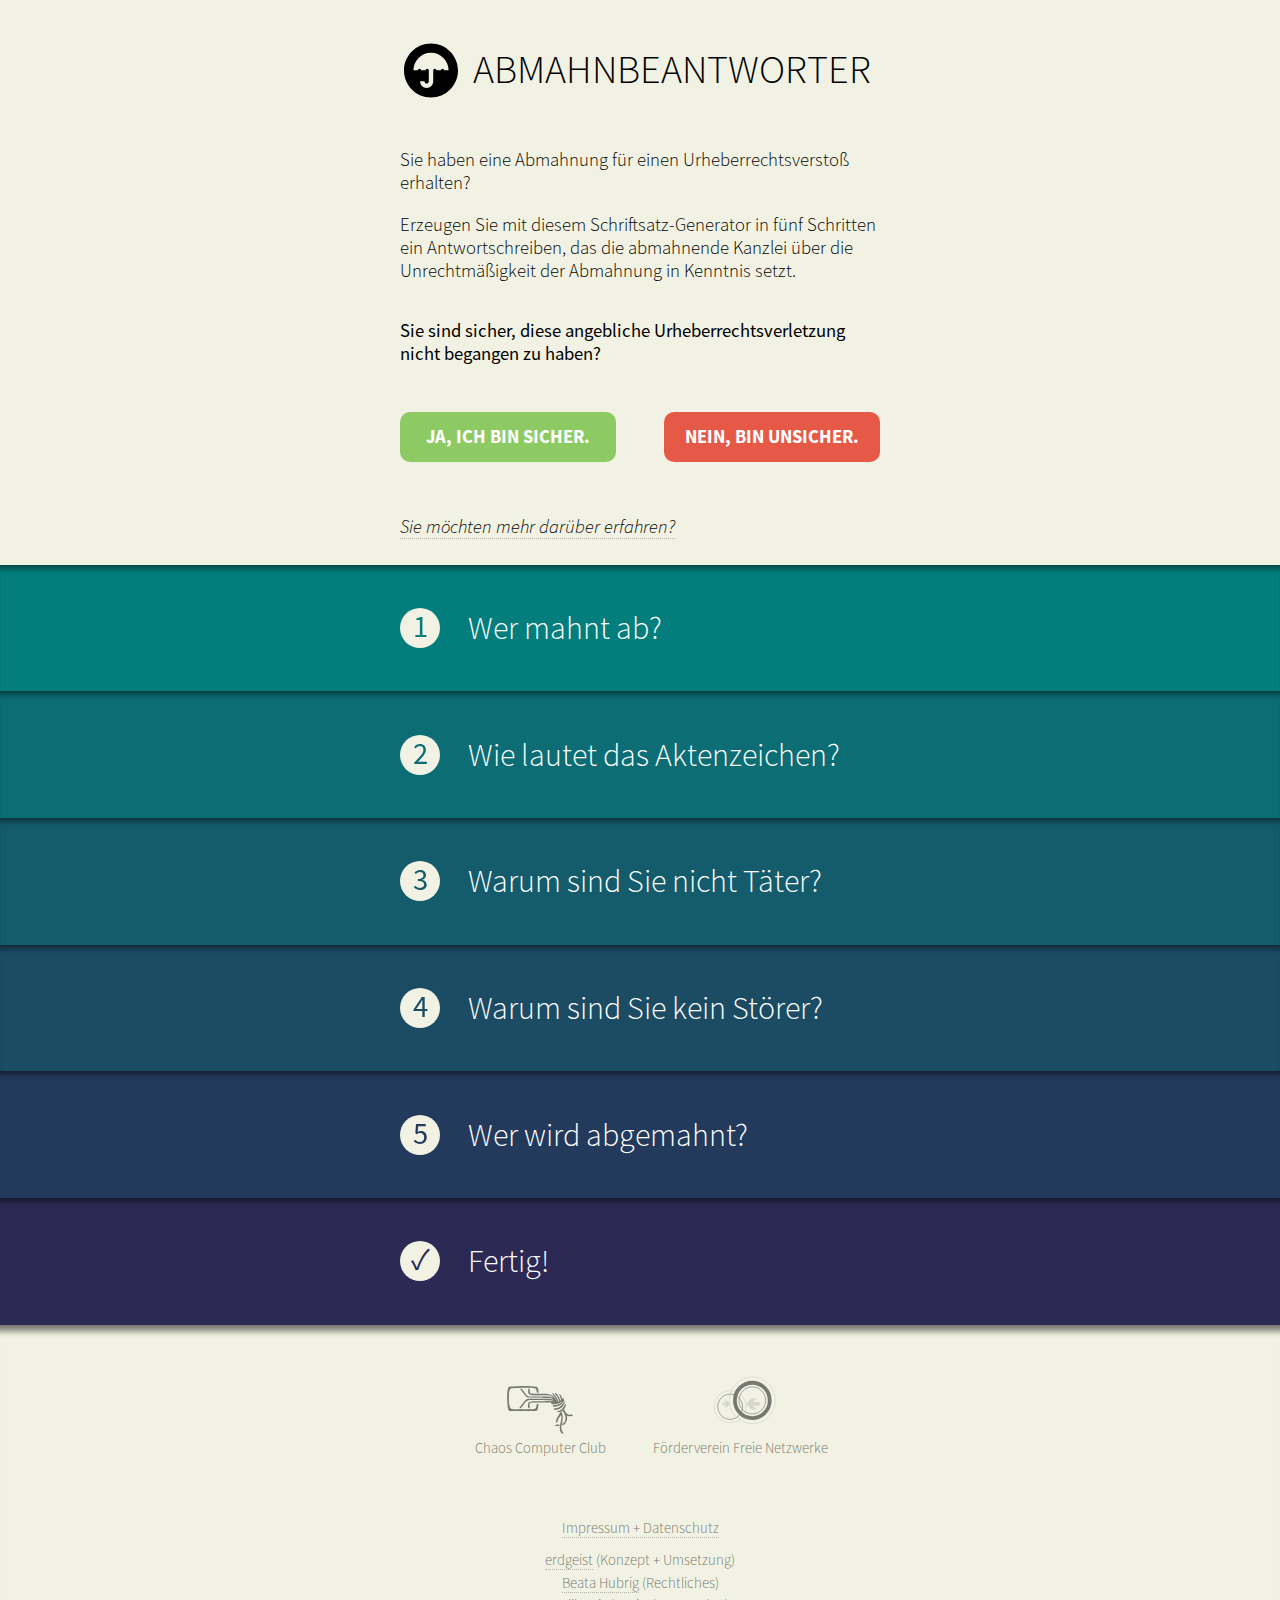
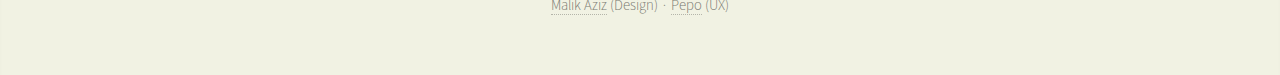
<file: index.html>
<!DOCTYPE html>
<html lang="de">
  <head>
    <meta charset="utf-8" />
    <meta name="viewport" content="width=540">
    <title>Abmahnbeantworter</title>
    <link rel="stylesheet" href="style.css">
    <script src="js/pdfmake.min.js"></script>
    <script src="js/vfs_fonts.js"></script>
    <script src="js/abmahn.js"></script>
  </head>
  <body>
    <div id="wrapper" class="not-confirmed step-1 stepdone-0">
      <div class="collapsable block-step1">
        <div onclick="head_1_click()" class="block-header">
          <h1 id="head1"><svg width="42px" height="42px">
<path d="M21,1C9.954,1,1,9.954,1,21s8.954,20,20,20s20-8.954,20-20S32.046,1,21,1z M30.739,20.971c0-0.31-0.116-0.592-0.349-0.845
    c-0.233-0.251-0.524-0.378-0.874-0.378c-0.349,0-0.631,0.126-0.844,0.378c-0.214,0.253-0.339,0.535-0.378,0.845h-3.232
    c0-0.31-0.126-0.592-0.378-0.845c-0.252-0.251-0.533-0.378-0.844-0.378c-0.311,0-0.592,0.126-0.844,0.378
    c-0.252,0.253-0.368,0.535-0.35,0.845v8.124c0,1.339-0.476,2.494-1.426,3.464c-0.951,0.971-2.106,1.456-3.465,1.456
    c-1.359,0-2.504-0.485-3.436-1.456c-0.931-0.97-1.407-2.125-1.426-3.464h3.261c0,0.465,0.155,0.854,0.466,1.165
    c0.311,0.311,0.694,0.466,1.15,0.466s0.84-0.155,1.15-0.466c0.311-0.31,0.466-0.699,0.466-1.165v-8.124
    c0-0.31-0.116-0.592-0.349-0.845c-0.233-0.251-0.524-0.378-0.874-0.378c-0.349,0-0.63,0.126-0.844,0.378
    c-0.214,0.253-0.34,0.535-0.378,0.845h-3.232c0-0.31-0.126-0.592-0.378-0.845c-0.252-0.251-0.534-0.378-0.844-0.378
    s-0.592,0.126-0.844,0.378c-0.253,0.253-0.379,0.535-0.379,0.845H8c0-3.571,1.271-6.628,3.814-9.171
    c2.543-2.542,5.609-3.814,9.2-3.814c3.571,0,6.629,1.271,9.172,3.814C32.729,14.343,34,17.4,34,20.971H30.739z"/>
</svg> Abmahnbeantworter</h1>
        </div>
        <div id="step1hook" class="juice">
          <p>Sie haben eine Abmahnung für einen Urheberrechtsverstoß erhalten?</p>
          <p>Erzeugen Sie mit diesem Schriftsatz-Generator in fünf Schritten ein Antwortschreiben, das die abmahnende Kanzlei über die Unrechtmäßigkeit der Abmahnung in Kenntnis setzt.</p>

          <div class="block-moreinfo">
          <dl>
            <dt>Welches Ziel verfolgt der Abmahnbeantworter?</dt>
            <dd>
              <p>Wir wollen mehr Menschen ermutigen, ihr Internet mit Nachbarn, Passanten und Netz-Bedürftigen zu teilen.</p>
              <p>Momentan wird dies durch aggressiv auftretende Rechtewahrnehmer erschwert, die dem Inhaber des Anschlusses für vermeintlich über sein Netz begangene Urheberrechtsverstöße kostenpflichtig abmahnen. Dabei stehen so Abgemahnte einer für Unerfahrene komplexen Materie gegenüber, die laut Abmahnschreiben mit empfindlichen finanziellen Folgen einhergeht.</p>
              <p>Der Abmahnbeantworter soll unberechtigt Abgemahnte dabei unterstützen, sich schnell, präzise und zuerst ohne Kosten für einen eigenen Anwalt gegen die Abmahnung wehren zu können.</p>
              <p>Zudem versuchen wir, einer groben Ungerechtigkeit im Abmahnwesen entgegenzuwirken, indem wir das Kostenrisiko für unberechtigte Abmahnungen wieder dem Abmahner überlassen.</p>
            </dd>
            <dt>Wann ist denn eine Abmahnung unberechtigt?</dt>
            <dd>
              <p>Wenn der Anschlussinhaber ausschließen kann, den Urheberrechtsverstoß selbst begangen zu haben, ist die Abmahnung unberechtigt. Dies ist nicht mit einem Augenzwinkern zu lesen. Kommt der Fall vor Gericht, muss man immer damit rechnen, dass ein Richter die Umstände bewertet.</p>
            </dd>
            <dt>Wieso kann ich mir nicht einfach einen Anwalt nehmen, wenn ich unschuldig bin?</dt>
            <dd>
              <p>Diese Option steht natürlich jederzeit zur Verfügung, allerdings bekommt man die eigenen Auslagen nicht erstattet. Die Anwaltskosten belaufen sich nach RVG auf mindestens 150 Euro – auf denen bleibt man sitzen, auch wenn die Abmahnung unberechtigt ist.</p>
            </dd>
            <dt>Wieso? Muss nicht bei Rechtsstreitigkeiten die unterlegene Seite bezahlen?</dt>
            <dd>
              <p>In einem ordentlichen Gerichtsverfahren ist dies tatsächlich der Fall. Bei einer Abmahnung ist das anders, da diese im Urheberrecht als Werkzeug ursprünglich für eine vorgerichtliche Klärung von Streitigkeiten zwischen Firmen gedacht war. Eine Rechtsabteilung schickt einer anderen den Hinweis, das Problem wird gelöst und man muss kein Gericht damit beschäftigen. Leider hat der Otto-Normal-Anschlussinhaber keine eigene Rechtsabteilung und muss sich einen Anwalt nehmen.</p>
            </dd>
            <dt>Heißt das, ich muss das ganze Verfahren ohne Anwalt durchfechten?</dt>
            <dd>
              <p>Nein! Hier kommt der Abmahnbeantworter ins Spiel: Wenn der Abmahner hätte erkennen müssen, dass seine Abmahnung unberechtigt ist, darf man seine Auslagen zurückfordern. Gerichte sehen es aber nicht so, dass eine Kanzlei bei unrechtmäßiger Abmahnung fahrlässig gehandelt hätte: mehr als den Anschlussinhaber ausfindig zu machen, sei ihnen nicht zuzumuten.</p>
              <p>Anders sieht die Sache aus, wenn ein Abgemahnter dem Abmahner die Fakten schriftlich mitteilt und dieser somit erkennen muss, dass die Abmahnung unberechtigt ist. Innerhalb einer angemessenen Frist muss die Forderung schriftlich zurückgenommen werden. Ein Ignorieren der Antwort des Abgemahnten auf die Abmahnung hilft nicht.</p>
              <p>Wenn man nach Ablauf der Frist nun einen Anwalt beauftragen muss, sein Recht durchzusetzen, muss die unterlegene Seite die Rechtskosten tragen. Das Fachwort dafür heißt "negative Feststellungsklage".</p>
            </dd>
            <dt>Heißt das, ich muss den Abmahner verklagen?</dt>
            <dd>
              <p>Nicht zwingend, auch wenn es wünschenswert wäre, dass viele Menschen von ihrem Recht auch Gebrauch machten. Die großen Kanzleien können aus den oben genannten Gründen erst einmal risikolos abmahnen und in aussichtslosen Fällen stillschweigend die Abmahnung zurücknehmen. Je mehr Betroffene sich wirklich wehren, desto stärker ist der Druck auf die Abmahnkanzleien, sauber zu arbeiten und unberechtigte Abmahnungen sofort und diskussionslos zurückzunehmen.</p>
              <p>Das Geschäft mit der Abmahnung läuft insbesondere daher so gut, weil viele unberechtigt Abgemahnte klaglos zahlen. Die Drohkulisse der hohen Kosten einer Verteidigung und der aggressiven Ton der Abmahnungen tragen hierzu bei.</p>
              <p>Spätestens drei Jahre nach der Abmahnung ist der Fall verjährt. Vorher muss man immer damit rechnen, dass die Kanzlei den Fall weiterverfolgt, an "Spezialisiten für schwierige Fälle" weiterverkauft oder selbst vor Gericht bringt. Auch in diesen Fällen ist es vorteilhaft, schon im Vorverfahren (also bevor es vor Gericht geht) den Sachverhalt präzise dargelegt zu haben – beispielsweise mit einem Antwortschreiben aus dem Abmahnbeantworter.</p>
            </dd>
            <dt>Ich habe von der Störerhaftung gelesen? Kann ich davon betroffen sein?</dt>
            <dd>
              <p>Wenn man seinen Anschluss mit Kindern, Nachbarn, Mitbewohnern oder Passanten teilt, ist man nach Paragraph 8 des Telemediengesetzes haftungsprivilegiert – und das auch schon vor der Novelle von 2016. Daher weisen wir im Abmahnbeantworterschreiben noch einmal exlpizit darauf hin, mit wem Sie Ihr Netz teilen.</a>
            </dd>
            <dt>Was passiert mit meinen Daten, die ich in den Abmahnbeantworter eingebe?</dt>
            <dd>
              <p>Wir senden keinerlei Informationen an unseren Web-Server und können daher auch mit den Daten keinen Unfug treiben. Die Daten verlassen die Abmahnbeantworter-Seite einzig als fertiges PDF. Dieses wird mittels Javascript von Ihrem Web-Browser selbst erzeugt.</p>
              <p>(In einer zukünftigen Version bieten wir an, auf Wunsch im Seiten-spezifischen sogenanten <a href="https://de.wikipedia.org/wiki/Web_Storage" target="blank">localStorage</a> des Browser die Details der Abmahnung für spätere Schreiben oder Klagen zu hinterlegen)</p>
            </dd>
            <dt>Soll ich eine Unterlassungserklärung unterschreiben?</dt>
            <dd>
              <p>Nein, auf keinen Fall! Und das gilt sowohl für die mitgeschickte Unterlassungserklärung als auch für eine eigene, modifizierte. Hintergründe dazu gibt es <a href="https://netzpolitik.org/2016/interview-zu-stoererhaftung-und-abmahnungen-wir-haben-ein-problem-mit-der-anwendung-des-gesetzes-durch-unsere-gerichte/" target='blank'>hier</a>.</p>
            </dd>
          </dl>
          </div>
          <p><strong>Sie sind sicher, diese angebliche Urheberrechtsverletzung nicht begangen zu haben?</strong></p>
          <div class="two-buttons">
            <div class="button button-green" onclick="step_1_done()">Ja, ich bin sicher.</div>
            <div class="button button-red" onclick="step_0_cancel()">Nein, bin unsicher.</div>
          </div>
        <div class="hint show-moreinfo" onclick="show_moreinfo()">Sie möchten mehr darüber erfahren?</div>
        <div class="hint link-faq"><a href="faq.html">FAQ zum Verlinken.</a></div>
        <div class="hint hide-moreinfo" onclick="hide_moreinfo()">FAQ zuklappen!</div>
        </div>
      </div>
      <div class="collapsable block-step0" id="unsicher">
        <div class="juice">
          <p>Bitte benutzen Sie diesen Vordruck nur, wenn Sie tatsächlich nicht für die abgemahnte Verletzung verantwortlich sind. Sollte dies doch der Fall sein, oder wenn Sie sich <b>nicht</b> sicher sind, dann suchen Sie bitte einen Anwalt auf.</p>
          <p>Unrichtige Angaben zum Sachverhalt können Ihnen vor Gericht belastend ausgelegt werden. Dadurch können erhebliche Kosten entstehen.</p>
          <div class="one-button">
            <a href="https://duckduckgo.com/?q=anwalt+urheberrecht">
              <div class="button button-green">Anwalt suchen</div>
            </a>
          </div>
        </div>
      </div>
      <div class="collapsable block-step2">
        <div onclick="head_2_click()" class="block-header">
          <h2 id="head2"><div class="circle_num undone">1</div><div class="circle_num done">✓</div> Wer mahnt ab?</h2>
        </div>
        <div class="juice">
          <!--div><a href="javascript:ausfuellen()" class="button">Debug: pre-fill</a></div-->
          <p>Ist der Abmahner eine der folgenden Kanzleien? Dann können wir die Adresse gleich per Click auf deren Namen übernehmen.</p>
          <div class="button-small" onclick="fareds()">Fareds</div>
          <div class="button-small" onclick="rasch()">Rasch</div>
          <div class="button-small" onclick="sasse()">Sasse &amp; Partner</div>
          <div class="button-small" onclick="schulenberg()">Schulenberg &amp; Schenk</div>
          <div class="button-small" onclick="schutt()">Schutt, Waetke</div>
          <div class="button-small" onclick="sebastian()">Daniel Sebastian</div>
          <div class="button-small" onclick="frommer()">Frommer Legal</div>
          <div class="button-small" onclick="wesave()">WeSaveYourCopyrights</div>

          <p>Andernfalls tragen Sie bitte die Anschrift der Kanzlei ein, von der Sie die Abmahnung erhielten.</p>
          <ul>
            <li><input id="abmahnender_kanzlei" type="text" name="kanzlei" placeholder="kanzlei"/></li>
            <li><input id="abmahnender_bearbeiter" type="text" name="bearbeiter" placeholder="bearbeiter (optional)"/></li>
            <li><input id="abmahnender_strasse" type="text" name="strasse" placeholder="strasse und hausnummer"/></li>
            <li><input id="abmahnender_plz" type="text" name="plz" placeholder="postleitzahl"/></li>
            <li><input id="abmahnender_ort" type="text" name="ort" placeholder="ort"/></li>
            <li><input id="abmahnender_fax" type="text" name="fax" placeholder="fax"/></li>
          </ul>
          <div id="step2-missing" class="hidden">
            Wir benötigen mindestens die Adresse der abmahnenden Kanzlei.
          </div>
          <div class="one-button">
            <div class="button button-green" onclick="step_2_done()">Weiter</div>
          </div>
        </div>
      </div>
      <div class="collapsable block-step3">
        <div onclick="head_3_click()" class="block-header">
          <h2 id="head3"><div class="circle_num undone">2</div><div class="circle_num done">✓</div> Wie lautet das Aktenzeichen?</h2>
        </div>
        <div class="juice">
          <p>Der Abmahner hat Ihnen ein Aktenzeichen zugeordnet. Dies muss im Schreiben auftauchen, damit die Kanzlei Ihre Antwort der Abmahnung zuordnen zu kann.</p>
          <input id="vorgang_aktenzeichen" type="text" name="aktenzeichen" placeholder="(akten)-zeichen"/>

          <p>Datum und Uhrzeit des angeblichen Verstoßes anzugeben zeigt dem Abmahner, dass Sie sich Gedanken gemacht haben, warum Sie ausschließen können, der Täter zu sein. Bitte entnehmen Sie Datum und Uhrzeit dem Abmahnschreiben.</p>
          <select class="tag" required id="tat_datum_tag" name="tat_datum_tag">
            <option value="" disabled selected hidden>tag</option>
            <option value="1">1.</option><option value="2">2.</option><option value="3">3.</option><option value="4">4.</option><option value="5">5.</option>
            <option value="6">6.</option><option value="7">7.</option><option value="8">8.</option><option value="9">9.</option><option value="10">10.</option>
            <option value="11">11.</option><option value="12">12.</option><option value="13">13.</option><option value="14">14.</option><option value="15">15.</option>
            <option value="16">16.</option><option value="17">17.</option><option value="18">18.</option><option value="19">19.</option><option value="20">20.</option>
            <option value="21">11.</option><option value="22">22.</option><option value="23">23.</option><option value="24">24.</option><option value="25">25.</option>
            <option value="26">26.</option><option value="27">27.</option><option value="28">28.</option><option value="29">29.</option><option value="30">30.</option>
            <option value="31">31.</option>
          </select>
          <select class="monat" required id="tat_datum_monat" name="tat_datum_monat">
            <option value="" disabled selected hidden>monat</option>
            <option value="0">Januar</option> <option value="1">Februar</option> <option value="2">März</option> <option value="3">April</option>
            <option value="4">Mai</option> <option value="5">Juni</option> <option value="6">Juli</option> <option value="7">August</option>
            <option value="8">September</option> <option value="9">Oktober</option> <option value="10">November</option> <option value="11">Dezember</option>
          </select>
          <select class="jahr" required id="tat_datum_jahr" name="tat_datum_jahr">
            <option value="2013">2013</option><option value="2014">2014</option><option value="2015">2015</option><option value="2016" selected="selected">2016</option>
            <option value="2017">2017</option><option value="2018">2018</option><option value="2019">2019</option><option value="2020">2020</option>
          </select>
          <select class="zeit" required id="tat_uhrzeit" name="tat_uhrzeit">
            <option value="" disabled selected hidden>uhrzeit</option>
            <option value="00:00">00:00 Uhr</option><option value="00:15">00:15 Uhr</option><option value="00:30">00:30 Uhr</option> <option value="00:45">00:45 Uhr</option>
            <option value="01:00">01:00 Uhr</option><option value="01:15">01:15 Uhr</option><option value="01:30">01:30 Uhr</option> <option value="01:45">01:45 Uhr</option>
            <option value="02:00">02:00 Uhr</option><option value="02:15">02:15 Uhr</option><option value="02:30">02:30 Uhr</option> <option value="02:45">02:45 Uhr</option>
            <option value="03:00">03:00 Uhr</option><option value="03:15">03:15 Uhr</option><option value="03:30">03:30 Uhr</option> <option value="03:45">03:45 Uhr</option>
            <option value="04:00">04:00 Uhr</option><option value="04:15">04:15 Uhr</option><option value="04:30">04:30 Uhr</option> <option value="04:45">04:45 Uhr</option>
            <option value="05:00">05:00 Uhr</option><option value="05:15">05:15 Uhr</option><option value="05:30">05:30 Uhr</option> <option value="05:45">05:45 Uhr</option>
            <option value="06:00">06:00 Uhr</option><option value="06:15">06:15 Uhr</option><option value="06:30">06:30 Uhr</option> <option value="06:45">06:45 Uhr</option>
            <option value="07:00">07:00 Uhr</option><option value="07:15">07:15 Uhr</option><option value="07:30">07:30 Uhr</option> <option value="07:45">07:45 Uhr</option>
            <option value="08:00">08:00 Uhr</option><option value="08:15">08:15 Uhr</option><option value="08:30">08:30 Uhr</option> <option value="08:45">08:45 Uhr</option>
            <option value="09:00">09:00 Uhr</option><option value="09:15">09:15 Uhr</option><option value="09:30">09:30 Uhr</option> <option value="09:45">09:45 Uhr</option>
            <option value="10:00">10:00 Uhr</option><option value="10:15">10:15 Uhr</option><option value="10:30">10:30 Uhr</option> <option value="10:45">10:45 Uhr</option>
            <option value="11:00">11:00 Uhr</option><option value="11:15">11:15 Uhr</option><option value="11:30">11:30 Uhr</option> <option value="11:45">11:45 Uhr</option>
            <option value="12:00">12:00 Uhr</option><option value="12:15">12:15 Uhr</option><option value="12:30">12:30 Uhr</option> <option value="12:45">12:45 Uhr</option>
            <option value="13:00">13:00 Uhr</option><option value="13:15">13:15 Uhr</option><option value="13:30">13:30 Uhr</option> <option value="13:45">13:45 Uhr</option>
            <option value="14:00">14:00 Uhr</option><option value="14:15">14:15 Uhr</option><option value="14:30">14:30 Uhr</option> <option value="14:45">14:45 Uhr</option>
            <option value="15:00">15:00 Uhr</option><option value="15:15">15:15 Uhr</option><option value="15:30">15:30 Uhr</option> <option value="15:45">15:45 Uhr</option>
            <option value="16:00">16:00 Uhr</option><option value="16:15">16:15 Uhr</option><option value="16:30">16:30 Uhr</option> <option value="16:45">16:45 Uhr</option>
            <option value="17:00">17:00 Uhr</option><option value="17:15">17:15 Uhr</option><option value="17:30">17:30 Uhr</option> <option value="17:45">17:45 Uhr</option>
            <option value="18:00">18:00 Uhr</option><option value="18:15">18:15 Uhr</option><option value="18:30">18:30 Uhr</option> <option value="18:45">18:45 Uhr</option>
            <option value="19:00">19:00 Uhr</option><option value="19:15">19:15 Uhr</option><option value="19:30">19:30 Uhr</option> <option value="19:45">19:45 Uhr</option>
            <option value="20:00">20:00 Uhr</option><option value="20:15">20:15 Uhr</option><option value="20:30">20:30 Uhr</option> <option value="20:45">20:45 Uhr</option>
            <option value="21:00">21:00 Uhr</option><option value="21:15">21:15 Uhr</option><option value="21:30">21:30 Uhr</option> <option value="21:45">21:45 Uhr</option>
            <option value="22:00">22:00 Uhr</option><option value="22:15">22:15 Uhr</option><option value="22:30">22:30 Uhr</option> <option value="22:45">22:45 Uhr</option>
            <option value="23:00">23:00 Uhr</option><option value="23:15">23:15 Uhr</option><option value="23:30">23:30 Uhr</option> <option value="23:45">23:45 Uhr</option>
          </select>

          <p>Das Datum der Abmahnung hilft Ihnen später, die Einhaltung der Fristen nachvollziehen zu können. Wir geben es in der Antwort mit an.</p>
          <select class="tag" required id="vorgang_datum_tag" name="datum_tag">
            <option value="" disabled selected hidden>tag</option>
            <option value="1">1.</option><option value="2">2.</option><option value="3">3.</option><option value="4">4.</option><option value="5">5.</option>
            <option value="6">6.</option><option value="7">7.</option><option value="8">8.</option><option value="9">9.</option><option value="10">10.</option>
            <option value="11">11.</option><option value="12">12.</option><option value="13">13.</option><option value="14">14.</option><option value="15">15.</option>
            <option value="16">16.</option><option value="17">17.</option><option value="18">18.</option><option value="19">19.</option><option value="20">20.</option>
            <option value="21">11.</option><option value="22">22.</option><option value="23">23.</option><option value="24">24.</option><option value="25">25.</option>
            <option value="26">26.</option><option value="27">27.</option><option value="28">28.</option><option value="29">29.</option><option value="30">30.</option>
            <option value="31">31.</option>
          </select>
          <select class="monat" required id="vorgang_datum_monat" name="datum_monat">
            <option value="" disabled selected hidden>monat</option>
            <option value="0">Januar</option> <option value="1">Februar</option> <option value="2">März</option> <option value="3">April</option>
            <option value="4">Mai</option> <option value="5">Juni</option> <option value="6">Juli</option> <option value="7">August</option>
            <option value="8">September</option> <option value="9">Oktober</option> <option value="10">November</option> <option value="11">Dezember</option>
          </select>
          <select class="jahr" required id="vorgang_datum_jahr" name="datum_jahr">
            <option value="2013">2013</option><option value="2014">2014</option><option value="2015">2015</option><option value="2016" selected="selected">2016</option>
            <option value="2017">2017</option><option value="2018">2018</option><option value="2019">2019</option><option value="2020">2020</option>
          </select>

          <p class="hint">Hinweis: Die vom Abmahner angegebenen Fristen sind meist zu knapp und können ruhig ignoriert werden. Jedoch sollte Ihre Antwort nicht grundlos mehr als 14 Tage nach Eingang der Abmahnung erfolgen.</p>
          <div id="step3-missing" class="hidden">
            Das Aktenzeichen ist bei der Beantwortung unerlässlich.
          </div>
          <div class="one-button">
            <div class="button button-green" onclick="step_3_done()">Weiter</div>
          </div>
        </div>
      </div>
      <div class="collapsable block-step4">
        <div onclick="head_4_click()" class="block-header">
          <h2 id="head4"><div class="circle_num undone">3</div><div class="circle_num done">✓</div> Warum sind Sie nicht Täter?</h2>
        </div>
        <div class="juice">
          <p>Damit Sie korrekte Belege gegen den Vorwurf anführen können, sammeln wir alle nun Informationen ein, die der abmahnenden Kanzlei verdeutlichen, warum die Abmahnung unberechtigt ist.</p>

          <p>Der Anschlussinhaber wird in der Abmahnung als Täter angenommen. Dies ist meist inkorrekt. Gibt es Beweise, dass Sie nicht der Täter sind, wählen Sie das entsprechende Häkchen:</p>

          <div><input id="alibi_urlaub" type="checkbox"/><label for="alibi_urlaub"><span></span>Ich war nachweislich im Urlaub.</label></div>
          <div><input id="alibi_ausserhalb" type="checkbox"/><label for="alibi_ausserhalb"><span></span>Ich war nachweislich beruflich außerhalb Deutschlands.</label></div>
          <div><input id="alibi_nichtzuhause" type="checkbox"/><label for="alibi_nichtzuhause"><span></span>Ich war nachweislich nicht zuhause.</label></div>
          <div><input id="alibi_arbeit" type="checkbox"/><label for="alibi_arbeit"><span></span>Ich war nachweislich auf der Arbeit.</label></div>
          <div><input id="alibi_besuch" type="checkbox"/><label for="alibi_besuch"><span></span>Ich hatte Besuch. Dieser kann bezeugen, dass ich meinen Computer nicht benutzt habe.</label></div>
          <div><input id="alibi_keinendgeraet" type="checkbox"/><label for="alibi_keinendgeraet"><span></span>Ich besitze keinen internetfähigen Computer.</label></div>
          <div><input id="alibi_nichtwohnhaft" type="checkbox"/><label for="alibi_nichtwohnhaft"><span></span>Zum angegebenen Zeitpunkt habe ich an der ermittelten Adresse nicht (mehr) gewohnt.</label></div>
          <div id="step4-missing" class="hidden">
            Sie müssen dem Abmahner mitteilen, warum Sie als Täter nicht in Frage kommen. Bitte wählen Sie eine Box aus.
          </div>
          <div class="one-button">
            <div class="button button-green" onclick="step_4_done()">Weiter</div>
          </div>
        </div>
      </div>
      <div class="collapsable block-step5">
        <div onclick="head_5_click()" class="block-header">
          <h2 id="head5"><div class="circle_num undone">4</div><div class="circle_num done">✓</div> Warum sind Sie kein Störer?</h2>
        </div>
        <div class="juice">
          <p>Um nicht als Störer in Haftung genommen zu werden, sind Hinweise hilfreich, aus welchem Grund auch eine Störerhaftung nicht in Betracht kommt. Bitte wählen Sie die entsprechenden Häkchen.</p>
          <div><input id="alibi_freifunk" type="checkbox"/><label for="alibi_freifunk"><span></span>Ich betreibe ein Freifunk-Netzwerk.</label></div>
          <div><input id="alibi_tornode" type="checkbox"/><label for="alibi_tornode"><span></span>Ich betreibe nachweislich einen Tor-Exit-Node.</label></div>
          <div><input id="alibi_offeneswifi" type="checkbox"/><label for="alibi_offeneswifi"><span></span>Ich betreibe ein offenes Netzwerk für das Haus.</label></div>
          <div><input id="alibi_familie" type="checkbox"/><label for="alibi_familie"><span></span>Neben mir benutzen mehrere Familienmitglieder mein Netzwerk.</label></div>
          <div><input id="alibi_wg" type="checkbox"/><label for="alibi_wg"><span></span>Neben mir benutzen mehrere Mitbewohner mein Netzwerk.</label></div>
          <div><input id="alibi_nachbarn" type="checkbox"/><label for="alibi_nachbarn"><span></span>Neben mir benutzen mehrere Nachbarn mein Netzwerk.</label></div>
          <div><input id="alibi_fluechtlingshilfe" type="checkbox"/><label for="alibi_fluechtlingshilfe"><span></span>Ich stelle mein Netzwerk einem Flüchtlingsheim zur Verfügung.</label></div>
          <div><input id="alibi_eigenes_teilen" type="checkbox"/><label for="alibi_eigenes_teilen"><span></span>Ich teile mein Netzwerk mit
            <input id="alibi_eigenes_teilen_details" type="text" name="alibi_eigenes_teilen_details" placeholder="…  meinen Kunden, Gästen, der Schule …"/></label></div>
          <div id="step5-missing" class="hidden">
            Sie müssen dem Abmahner mitteilen, warum Sie als Störer nicht in Frage kommen. Bitte wählen Sie eine Box aus.
          </div>
          <p></p>
          <div class="hint">Achtung: Unrichtige Angaben zum Sachverhalt können Ihnen vor Gericht belastend ausgelegt werden. Wählen Sie daher auf jeden Fall nur die Häkchen aus, die den Tatsachen entsprechen.</div>
          <div class="one-button">
            <div class="button button-green" onclick="step_5_done()">Weiter</div>
          </div>
        </div>
      </div>
      <div class="collapsable block-step6">
        <div onclick="head_6_click()" class="block-header">
          <h2 id="head6"><div class="circle_num undone">5</div><div class="circle_num done">✓</div> Wer wird abgemahnt?</h2>
        </div>
        <div class="juice">
          <p>Hier benötigen wir Ihre Informationen, um das Anschreiben mit einem Absender zu versehen. Bitte fügen Sie Namen und Adresse wie auf der Abmahnung ein.</p>
          <ul>
            <li><input id="abgemahnter_vorname" type="text" name="vorname" placeholder="vorname"/></li>
            <li><input id="abgemahnter_nachname" type="text" name="nachname" placeholder="nachname"/></li>
            <li><input id="abgemahnter_strasse" type="text" name="strasse" placeholder="strasse und hausnummer"/></li>
            <li><input id="abgemahnter_plz" type="text" name="plz" placeholder="postleitzahl"/></li>
            <li><input id="abgemahnter_ort" type="text" name="ort" placeholder="wohnort"/></li>
            <li><input id="abgemahnter_land" type="text" name="land" placeholder="land (optional)"/></li>
          </ul>
          <div class="hint">
            <p>Datenschutzhinweis: Wir übertragen Ihre Daten nicht ins Internet. Das Antwortschreiben wird auf Ihrem Computer erstellt.</p>
          </div>
          <div id="step6-missing" class="hidden">
            Wir benötigen mindestens Ihren Nachnamen und Ihre Adresse.
          </div>
          <div class="one-button">
            <div class="button button-green" onclick="step_6_done()">Weiter</div>
          </div>
        </div>
      </div>
      <div class="collapsable block-step7">
        <div onclick="head_7_click()" class="block-header">
          <h2 id="head7"><div class="circle_num">&#x2713;</div>Fertig!</h2>
        </div>
        <div class="juice">
          <p>Drucken Sie das Schreiben aus und schicken Sie es per Post als Einwurf-Einschreiben an die abmahnende Kanzlei. Optional können Sie zur Wahrung der Frist das Schreiben auch vorab <span id="faxempfaenger"></span>faxen.</p>
          <div class="one-button">
            <div class="button button-green" onclick="abmahnbeantworter()">Antworten</div>
          </div>
          <div class="hint">
            <p>Nimmt die abmahnende Kanzlei ihre Forderung nicht innerhalb unserer Frist (14 Tage) zurück, steht Ihnen eine gerichtliche Klärung zu.</p>
            <p>Die Auslagen hierfür können Sie vom Abmahner zurückfordern – im Gegensatz zur ersten Antwort auf die Abmahnung. Dazu gehören auch die Anwaltskosten.</p>
          </div>
        </div>
      </div>
      <div class="push"></div>
    </div>
    <div id="footer" class="footer">
      <div class="scrollcontainer">
        <div class="block-credits">
          <div class="partners">
            <a href="https://www.ccc.de/" target='blank'><div id="ccc" class="partner">
              <img src="img/ccc.svg" height="50px" alt="Logo des Chaos Computer Clubs"/>
              <div>Chaos Computer Club</div>
            </div></a><!-- this comment is important as white spaces leave gaps between divs
         --><a href="https://freifunk.net/" target='blank'><div id="freifunk" class="partner">
              <img src="img/freifunk.svg" height="50px" alt="Logo des Freifunk e. V.s"/>
              <div>Förderverein Freie Netzwerke</div>
            </div></a><!-- this comment is important as white spaces leave gaps between divs
          <a href="https://freiheitsrechte.org/"><div id="gff" class="partner">
              <img src="img/gff.svg" height=50px" alt="Logo des Gesellschaft für Freiheitsrechte e. V."/>
              <div>Gesellschaft für Freiheitsrechte</div>
            </div></a-->
          </div>
          <div class="credit show-impressum" onclick="show_impressum()"><span>Impressum + Datenschutz<span></div>
          <div class="credit implementor"><a href="https://erdgeist.org/" target='blank'>erdgeist</a> (Konzept + Umsetzung)</div>
          <div class="credit implementor"><a href="https://kanzlei-hubrig.de/" target='blank'>Beata Hubrig</a> (Rechtliches)</div>
          <div class="credit implementor"><a href="http://www.schlicht-und-ergreifend.de" target='blank'>Malik Aziz</a> (Design) ∙ <a href="http://elektrowecker.de/" target='blank'>Pepo</a> (UX)</div>
        </div>
        <div class="block-impressum">
          <div class="partners">
            <p>Der Abmahnbeantworter ist ein Projekt des Chaos Computer Club e. V. und des Fördervereins Freie Netzwerke e. V.</p>
            <div class="back" onclick="hide_impressum()"><svg width="39px" height="39px" viewBox="0 0 438.533 438.533">
<path d="M409.133,109.203c-19.608-33.592-46.205-60.189-79.798-79.796C295.736,9.801,259.058,0,219.273,0
        c-39.781,0-76.47,9.801-110.063,29.407c-33.595,19.604-60.192,46.201-79.8,79.796C9.801,142.8,0,179.489,0,219.267
        c0,39.78,9.804,76.463,29.407,110.062c19.607,33.592,46.204,60.189,79.799,79.798c33.597,19.605,70.283,29.407,110.063,29.407
        s76.47-9.802,110.065-29.407c33.593-19.602,60.189-46.206,79.795-79.798c19.603-33.596,29.403-70.284,29.403-110.062
        C438.533,179.485,428.732,142.795,409.133,109.203z M288.646,306.913c3.621,3.614,5.435,7.901,5.435,12.847
        c0,4.948-1.813,9.236-5.435,12.847l-29.126,29.13c-3.61,3.617-7.891,5.428-12.84,5.421c-4.951,0-9.232-1.811-12.854-5.421
        L104.21,232.111c-3.617-3.62-5.424-7.898-5.424-12.848c0-4.949,1.807-9.233,5.424-12.847L233.826,76.795
        c3.621-3.615,7.902-5.424,12.854-5.424c4.949,0,9.229,1.809,12.84,5.424l29.126,29.13c3.621,3.615,5.435,7.898,5.435,12.847
        c0,4.946-1.813,9.233-5.435,12.845l-87.646,87.65L288.646,306.913z"/>
</svg></div><!--
         --><div class="visdp">
              <p><strong>V.i.S.d.P.</strong>
              <p>Dirk Engling</p>
              <p>c/o Chaos Computer Club</p>
              <p>Zeiseweg 9</p>
              <p>22765 Hamburg</p>
              <p><a href="mailto:erdgeist@ccc.de">E-Mail: erdgeist@ccc.de</a></p>
            </div><!--
         --><div class="datenschutz">
              <p><strong>Datenschutzerklärung</strong></p>
              <p>Eine Erhebung von personenbezogenen Daten der Nutzer dieser Website findet nicht statt. Auch der Webserver speichert keine IP-Adressen der Nutzer.</p>
            </div>
          </div>
        </div>
      </div>
    </div>
  </body>
</html>
</file>
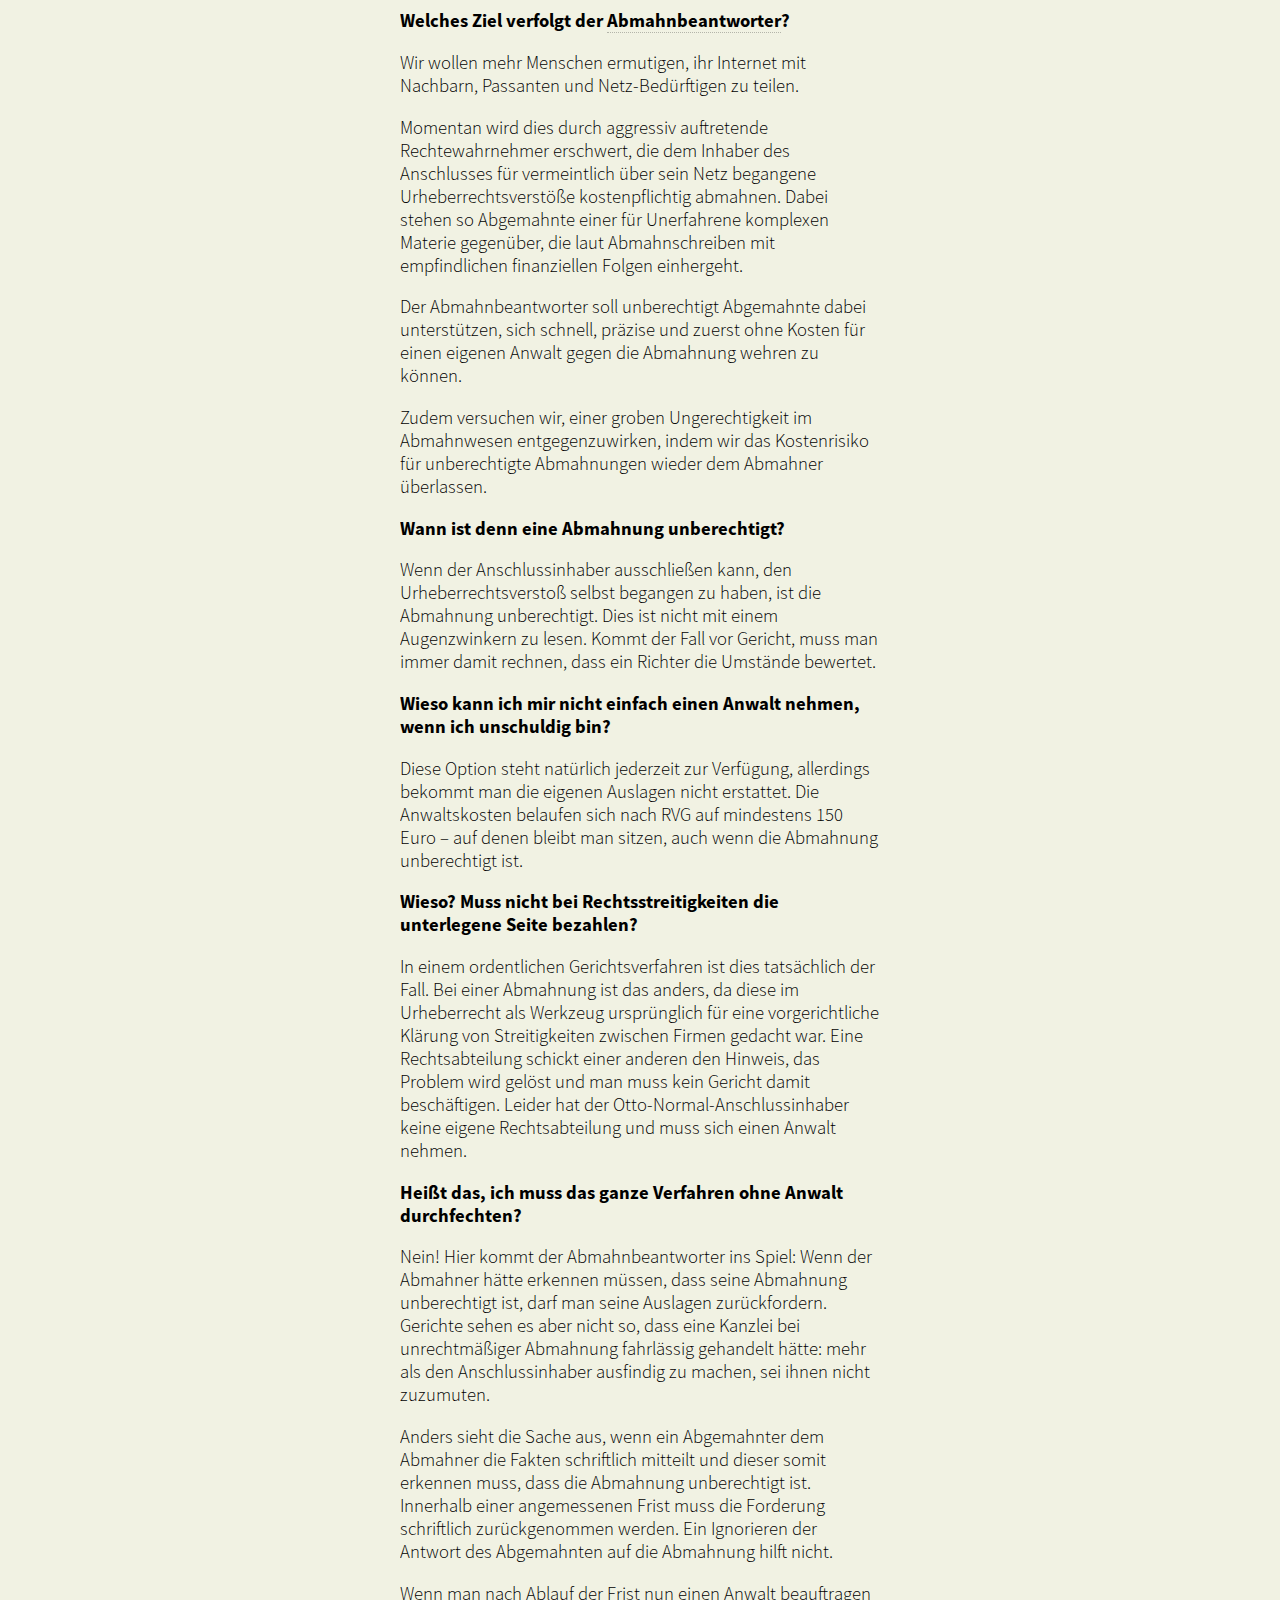
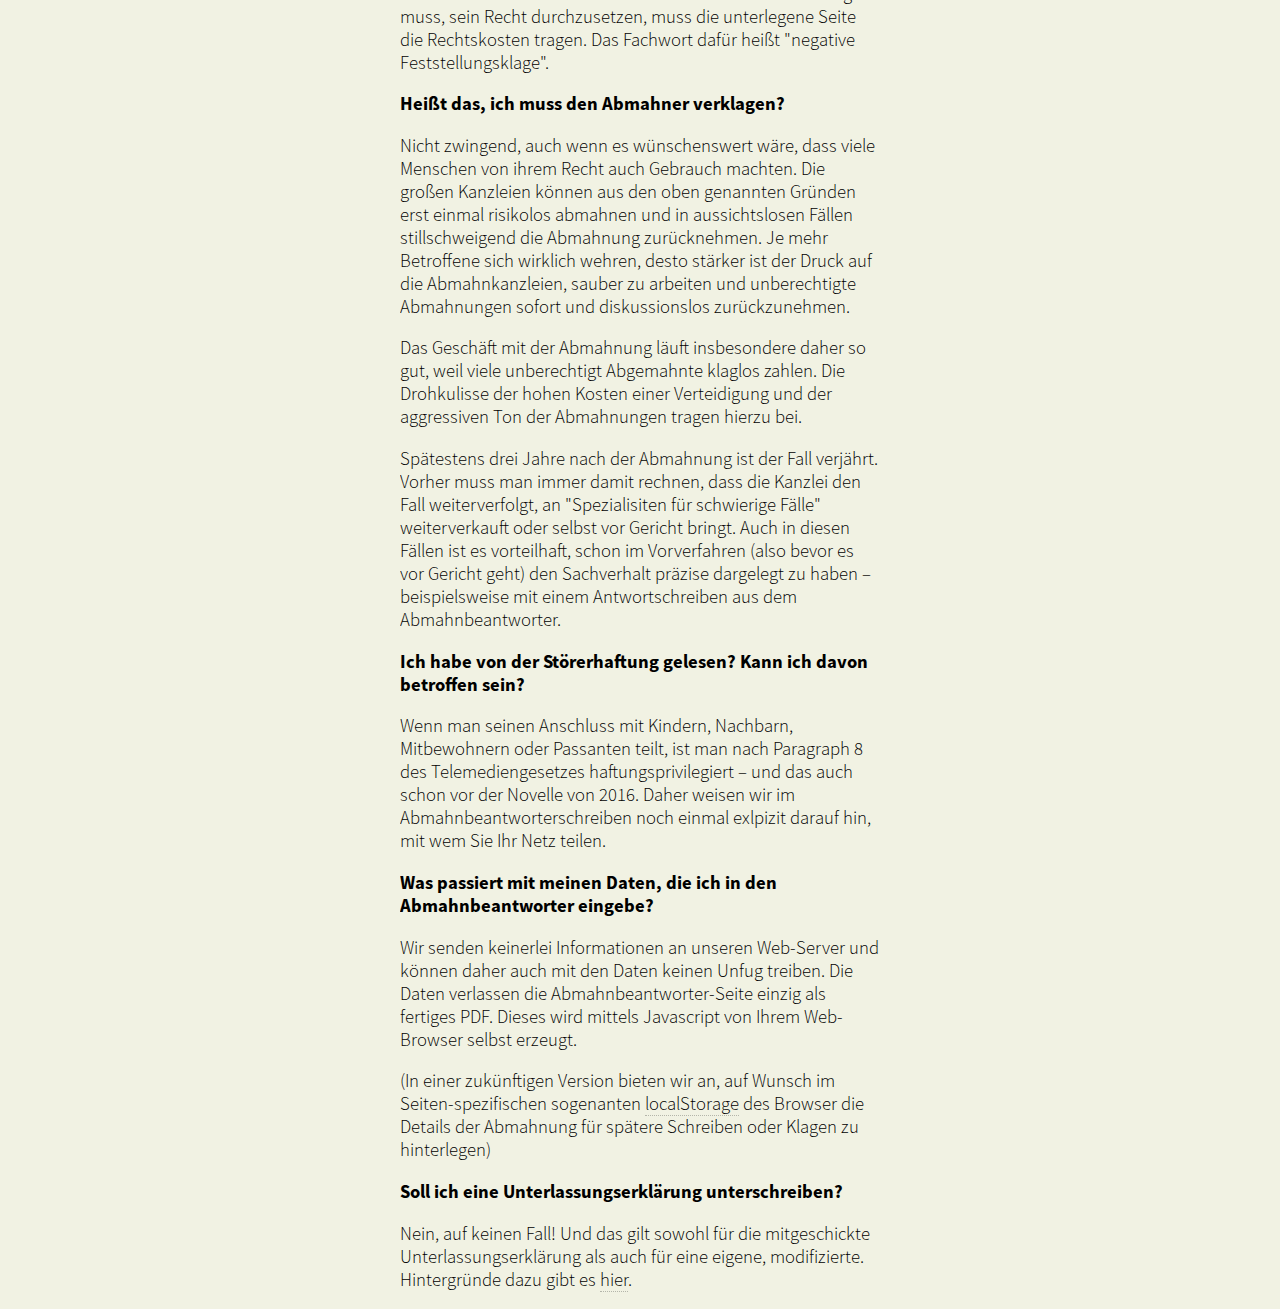
<file: faq.html>
<!DOCTYPE html>
<html lang="de">
<head>
    <title>FAQ Abmahnbeantworter</title>
    <meta charset="utf-8" />
    <meta name="viewport" content="width=540">
    <link rel="stylesheet" href="style.css">
</head>
<body>
  <div id="wrapper" class="step-1 moreinfo-shown">
     <div class="block-step1">
     <dl class="juice">
            <dt>Welches Ziel verfolgt der <a href="/">Abmahnbeantworter</a>?</dt>
            <dd>
              <p>Wir wollen mehr Menschen ermutigen, ihr Internet mit Nachbarn, Passanten und Netz-Bedürftigen zu teilen.</p>
              <p>Momentan wird dies durch aggressiv auftretende Rechtewahrnehmer erschwert, die dem Inhaber des Anschlusses für vermeintlich über sein Netz begangene Urheberrechtsverstöße kostenpflichtig abmahnen. Dabei stehen so Abgemahnte einer für Unerfahrene komplexen Materie gegenüber, die laut Abmahnschreiben mit empfindlichen finanziellen Folgen einhergeht.</p>
              <p>Der Abmahnbeantworter soll unberechtigt Abgemahnte dabei unterstützen, sich schnell, präzise und zuerst ohne Kosten für einen eigenen Anwalt gegen die Abmahnung wehren zu können.</p>
              <p>Zudem versuchen wir, einer groben Ungerechtigkeit im Abmahnwesen entgegenzuwirken, indem wir das Kostenrisiko für unberechtigte Abmahnungen wieder dem Abmahner überlassen.</p>
            </dd>
            <dt>Wann ist denn eine Abmahnung unberechtigt?</dt>
            <dd>
              <p>Wenn der Anschlussinhaber ausschließen kann, den Urheberrechtsverstoß selbst begangen zu haben, ist die Abmahnung unberechtigt. Dies ist nicht mit einem Augenzwinkern zu lesen. Kommt der Fall vor Gericht, muss man immer damit rechnen, dass ein Richter die Umstände bewertet.</p>
            </dd>
            <dt>Wieso kann ich mir nicht einfach einen Anwalt nehmen, wenn ich unschuldig bin?</dt>
            <dd>
              <p>Diese Option steht natürlich jederzeit zur Verfügung, allerdings bekommt man die eigenen Auslagen nicht erstattet. Die Anwaltskosten belaufen sich nach RVG auf mindestens 150 Euro – auf denen bleibt man sitzen, auch wenn die Abmahnung unberechtigt ist.</p>
            </dd>
            <dt>Wieso? Muss nicht bei Rechtsstreitigkeiten die unterlegene Seite bezahlen?</dt>
            <dd>
              <p>In einem ordentlichen Gerichtsverfahren ist dies tatsächlich der Fall. Bei einer Abmahnung ist das anders, da diese im Urheberrecht als Werkzeug ursprünglich für eine vorgerichtliche Klärung von Streitigkeiten zwischen Firmen gedacht war. Eine Rechtsabteilung schickt einer anderen den Hinweis, das Problem wird gelöst und man muss kein Gericht damit beschäftigen. Leider hat der Otto-Normal-Anschlussinhaber keine eigene Rechtsabteilung und muss sich einen Anwalt nehmen.</p>
            </dd>
            <dt>Heißt das, ich muss das ganze Verfahren ohne Anwalt durchfechten?</dt>
            <dd>
              <p>Nein! Hier kommt der Abmahnbeantworter ins Spiel: Wenn der Abmahner hätte erkennen müssen, dass seine Abmahnung unberechtigt ist, darf man seine Auslagen zurückfordern. Gerichte sehen es aber nicht so, dass eine Kanzlei bei unrechtmäßiger Abmahnung fahrlässig gehandelt hätte: mehr als den Anschlussinhaber ausfindig zu machen, sei ihnen nicht zuzumuten.</p>
              <p>Anders sieht die Sache aus, wenn ein Abgemahnter dem Abmahner die Fakten schriftlich mitteilt und dieser somit erkennen muss, dass die Abmahnung unberechtigt ist. Innerhalb einer angemessenen Frist muss die Forderung schriftlich zurückgenommen werden. Ein Ignorieren der Antwort des Abgemahnten auf die Abmahnung hilft nicht.</p>
              <p>Wenn man nach Ablauf der Frist nun einen Anwalt beauftragen muss, sein Recht durchzusetzen, muss die unterlegene Seite die Rechtskosten tragen. Das Fachwort dafür heißt "negative Feststellungsklage".</p>
            </dd>
            <dt>Heißt das, ich muss den Abmahner verklagen?</dt>
            <dd>
              <p>Nicht zwingend, auch wenn es wünschenswert wäre, dass viele Menschen von ihrem Recht auch Gebrauch machten. Die großen Kanzleien können aus den oben genannten Gründen erst einmal risikolos abmahnen und in aussichtslosen Fällen stillschweigend die Abmahnung zurücknehmen. Je mehr Betroffene sich wirklich wehren, desto stärker ist der Druck auf die Abmahnkanzleien, sauber zu arbeiten und unberechtigte Abmahnungen sofort und diskussionslos zurückzunehmen.</p>
              <p>Das Geschäft mit der Abmahnung läuft insbesondere daher so gut, weil viele unberechtigt Abgemahnte klaglos zahlen. Die Drohkulisse der hohen Kosten einer Verteidigung und der aggressiven Ton der Abmahnungen tragen hierzu bei.</p>
              <p>Spätestens drei Jahre nach der Abmahnung ist der Fall verjährt. Vorher muss man immer damit rechnen, dass die Kanzlei den Fall weiterverfolgt, an "Spezialisiten für schwierige Fälle" weiterverkauft oder selbst vor Gericht bringt. Auch in diesen Fällen ist es vorteilhaft, schon im Vorverfahren (also bevor es vor Gericht geht) den Sachverhalt präzise dargelegt zu haben – beispielsweise mit einem Antwortschreiben aus dem Abmahnbeantworter.</p>
            </dd>
            <dt>Ich habe von der Störerhaftung gelesen? Kann ich davon betroffen sein?</dt>
            <dd>
              <p>Wenn man seinen Anschluss mit Kindern, Nachbarn, Mitbewohnern oder Passanten teilt, ist man nach Paragraph 8 des Telemediengesetzes haftungsprivilegiert – und das auch schon vor der Novelle von 2016. Daher weisen wir im Abmahnbeantworterschreiben noch einmal exlpizit darauf hin, mit wem Sie Ihr Netz teilen.</a>
            </dd>
            <dt>Was passiert mit meinen Daten, die ich in den Abmahnbeantworter eingebe?</dt>
            <dd>
              <p>Wir senden keinerlei Informationen an unseren Web-Server und können daher auch mit den Daten keinen Unfug treiben. Die Daten verlassen die Abmahnbeantworter-Seite einzig als fertiges PDF. Dieses wird mittels Javascript von Ihrem Web-Browser selbst erzeugt.</p>
              <p>(In einer zukünftigen Version bieten wir an, auf Wunsch im Seiten-spezifischen sogenanten <a href="https://de.wikipedia.org/wiki/Web_Storage" target="blank">localStorage</a> des Browser die Details der Abmahnung für spätere Schreiben oder Klagen zu hinterlegen)</p>
            </dd>
            <dt>Soll ich eine Unterlassungserklärung unterschreiben?</dt>
            <dd>
              <p>Nein, auf keinen Fall! Und das gilt sowohl für die mitgeschickte Unterlassungserklärung als auch für eine eigene, modifizierte. Hintergründe dazu gibt es <a href="https://netzpolitik.org/2016/interview-zu-stoererhaftung-und-abmahnungen-wir-haben-ein-problem-mit-der-anwendung-des-gesetzes-durch-unsere-gerichte/" target='blank'>hier</a>.</p>
            </dd>
          </dl>
  </div>
  </div>
</body>
</html>
</file>
<file: style.css>
@font-face {
    font-family: SourceSansPro;
    src: url('fonts/SourceSansPro-Regular.otf');
}
@font-face {
    font-family: SourceSansPro;
    src: url('fonts/SourceSansPro-Bold.otf');
    font-weight: bold;
}
@font-face {
    font-family: SourceSansPro;
    src: url('fonts/SourceSansPro-It.otf');
    font-style: italic;
}
@font-face {
    font-family: SourceSansPro;
    src: url('fonts/SourceSansPro-BoldIt.otf');
    font-weight: bold;
    font-style: italic;
}
@font-face {
    font-family: SourceSansPro;
    src: url('fonts/SourceSansPro-Light.otf');
    font-weight: 300;
}
@font-face {
    font-family: SourceSansPro;
    src: url('fonts/SourceSansPro-LightIt.otf');
    font-style: italic;
    font-weight: 300;
}

/* There's another global layout option in the footer
   section, that pushes the main #wrapper down */

html, body {
  height: 100%;
  margin: 0px !important;
  min-width: 520px;

  font-family: 'SourceSansPro', sans-serif;
  font-size: 14pt;
  font-weight: 300;

  background-color: #F1F2E3;
  color: white;
}

html {
  overflow-y: scroll;
}

/* These describe our vertical hierarchy elementes */
.collapsable {
  width: 100%;
  padding: 0.4em 0 0.4em 0px;
  margin-left: 0;
  margin-right: 0;
}

/* This defindes our content width */
.block-header, .juice {
  overflow: hidden;
  width: 480px;
  margin: 0.5em auto 0 auto;
  padding: 0;
}

ul {
  list-style-type: none;
  padding-left:0;
}

h1 {
  font-size: 30pt;
  font-weight: 300;
  text-transform: uppercase;
  cursor: pointer;
  vertical-align: top;
  padding: 0px 0px 0px 10px;
}

h1 svg {
  transform: scale(1.35) translate(0px, 4px) rotate(0deg);
  margin-right: 21px;
  float: left;
  transition: transform 0.5s;
}

#wrapper.step-1 h1 svg {
  transform: scale(1.35) translate(0px, 4px) rotate(360deg);
}


h2 {
  font-size: 24pt;
  font-weight: 300;
  cursor: pointer;
}

/* Never show links with underlines, if we need to, we make
   dotted bottom borders */
a:link,
a:visited {
  text-decoration: none;
  color: black;
}

/* ******** Style text input boxes ******** */
input[type="text"] {
  width: 95%;
  padding: 0.4em 0.6em 0.4em 0.6em;
  margin-bottom: 0.7em;

  border: 0px solid rgba(255, 255, 255, 0.30);
  border-radius: 6px;

  font-family: 'SourceSansPro', sans-serif;
  font-size: 13pt;
  font-weight: normal;

  transition: background-color 1s;
  background-color: rgba(255, 255, 255, 0.30);
  color: white;
}

input[type="text"].missing {
  background-color: rgba(255, 127, 127, 0.60);
}

/* Remove blue focus hint */
input:focus {
  outline: none !important;
}

/* Style place holder text (and repeat for each browser namespace:( */
::placeholder {
  color: white;
  opacity: 0.5;
  font-variant: small-caps;
  font-weight: normal;
  letter-spacing: 0.15em;
}

::-moz-placeholder {
  color: white;
  opacity: 0.5;
  font-variant: small-caps;
  font-weight: normal;
  letter-spacing: 0.15em;
}

::-ms-placeholder {
  color: white;
  opacity: 0.5;
  font-variant: small-caps;
  font-weight: normal;
  letter-spacing: 0.15em;
}

::-webkit-input-placeholder {
  color: white;
  opacity: 0.5;
  font-variant: small-caps;
  font-weight: normal;
  letter-spacing: 0.15em;
}

/* Placeholder text should disappear when giving input the focus */
input:focus::placeholder { opacity: 0; }
:focus::-moz-placeholder { opacity: 0; }
:focus::-ms-placeholder { opacity: 0; }
:focus::-webkit-input-placeholder { opacity: 0; }

/* ********* Style select boxes ******** */
select {
  height: 2em;

  border-radius: 4px;

  font-family: 'SourceSansPro', sans-serif;
  font-size: 13pt;
  font-weight: 300;
}

input[type=checkbox]:not(old) {
  display: none;
  opacity: 0;
}

input[type=checkbox]:not(old) + label {
  display: inline-block;
  margin-left: 0;
  line-height: 1.7em;
  text-indent: -68px; /* Make 2nd line of label align, takes border width of tickbox into account */
  padding-left: 68px;
}

input[type=checkbox]:not(old) + label > span {
  display: inline-block;
  width: 30px;
  height: 30px;
  background-color: rgba(255, 255, 255, 0.30);
  margin: 2px 36px 8px 2px;
  border: 0px solid rgba(255, 255, 255, 0.30);
  border-radius: 6px;
  vertical-align: top;
  font-size: 1pt;
}

input[type=checkbox]:not(old):checked + label > span {
  transition: font-size 0.4s;
  font-size: 17pt;
}

input[type=checkbox]:not(old):checked + label > span:before {
  content: '✓';
  display: inline-block;
  width: 28px;
  color: white;
  text-align: left;
  font-weight: bold;
  margin-left: 144px;
}

label {
  margin-bottom: 1em;
}

label:first-line {
  vertical-align: middle;
}

/* Global element definitions done.
   Now for basic color scheme */
#unsicher    { background-color: #840020; }
#footer      { background-color: #F1F2E3; }
.block-step1 { background-color: #F1F2E3; }
.block-step2 { background-color: #047E7C; }
.block-step3 { background-color: #0C6D74; }
.block-step4 { background-color: #145C6C; }
.block-step5 { background-color: #1C4B64; }
.block-step6 { background-color: #243A5C; }
.block-step7 { background-color: #2C2954; }

/* Those background definitions must match font colors of circles
   with numbers to appear as cut-outs */
.block-step1 .circle_num { color: #F1F2E3; }
.block-step2 .circle_num { color: #047E7C; }
.block-step3 .circle_num { color: #0C6D74; }
.block-step4 .circle_num { color: #145C6C; }
.block-step5 .circle_num { color: #1C4B64; }
.block-step6 .circle_num { color: #243A5C; }
.block-step7 .circle_num { color: #2C2954; }

/* Block 1 needs black font and circles for contrast */
.block-step1 {
  color: black !important;
}
.block-step1 .circle_num {
  background-color: black;
}

#footer {
  color: #787970;
}

/* Shadows between sections give the user a sense of depth between
   stacked cards */
.block-step2, .block-step3, .block-step4,
.block-step5, .block-step6, .block-step7, #unsicher {
  box-shadow: inset 0px 8px 6px -5px rgba(0, 0, 0, 0.5);
}

/* Footer shadow is inverted an marks end of stacked cards */
#footer {
  box-shadow: inset 0px 12px 6px -6px rgba(0, 0, 0, 0.5);
}

/* Circles in headings guide the user through the 5 step process */
.circle_num {
  float: left;
  margin: 0 28px 0 0;

  width: 40px;
  height: 40px;

  border-radius: 50%;
  border: 0px;

  line-height: 1.2em;
  font-size: 23pt;
  text-align: center;

  background-color: #F1F2E3;
  font-weight: normal;
}

.circle_num.undone {
  transform: rotate3d(0, 0, 0, 0deg);
  transition: transform 0.5s 0.5s, visibility 0.5s 0.5s;
}

/* step1 has a h1 and the circle needs more finetuning to fit headline */
.block-step1 .circle_num {
  margin: 4px 28px 0 0;
  line-height: 1.3em;
}

/* Define rest of font styles */
.hint {
  font-style: italic;
  font-weight: 300;
}

dt {
  font-weight: bold;
}

dd {
  margin: 0;
}

.block-step1 a:link,
.block-step1 a:visited {
  border-bottom: dotted 1px rgba(0,0,0,0.25);
}

/* Our inter-step animations rely on the section's max-height being
   transitioned from 0 to the original height.
   Initially hide all sections and only unhide them depending on the
   global state (as set with a class on the wrapper element)
*/
.juice,
.block-moreinfo,
#unsicher,
#wrapper.step-0 h2 {
  overflow: hidden;
  max-height: 0px;
  transition: max-height, height;
  transition-timing-function: ease;
  transition-duration: 0.5s;
  transition-delay: 0s;
}

.link-faq,
.hide-moreinfo,
.show-moreinfo {
  display: inline-block;
  border-bottom: dotted 1px rgba(0,0,0,0.25);
  margin: auto 1em 1em auto;
  cursor: pointer;
}

.link-faq { display: none; }
.hide-moreinfo { display: none; }
#wrapper.moreinfo-shown .hide-moreinfo { display: inline-block; }
#wrapper.moreinfo-shown .link-faq { display: inline-block; }
#wrapper.moreinfo-shown .show-moreinfo { display: none; }

.hidden {
  overflow: hidden;
  max-height: 0px;
  transition: max-height, height, background-color;
  transition-duration: 0.5s;
}

.warnmiss {
  width: 95%;
  max-height: 5em;
  background-color: #E65946;
  border-radius: 6px;
  text-align: center;
  color: white;
  padding: 0.4em 0.6em 0.4em 0.6em;
  transition: max-height, height, background-color;
  transition-duration: 0.5s;
}

/* These are the heights of the expanded sections, only shown if the
   wrapper has the appropriate class */

#wrapper.step-1 .block-step1 .juice { max-height: 550px; }
#wrapper.step-2 .block-step2 .juice { max-height: 950px; }
#wrapper.step-3 .block-step3 .juice { max-height: 1050px; }
#wrapper.step-4 .block-step4 .juice { max-height: 1050px; }
#wrapper.step-5 .block-step5 .juice { max-height: 1200px; }
#wrapper.step-6 .block-step6 .juice { max-height: 850px; }
#wrapper.step-7 .block-step7 .juice { max-height: 650px; }
#wrapper.moreinfo-shown .block-moreinfo   { max-height: 3700px; }
#wrapper.step-1.moreinfo-shown .block-step1 .juice { max-height: 4500px;}

/* The unsicher section does not have a headline initially visible,
   so the sections padding must be hidden and everything must be unhidden together */
#unsicher {
  padding-top: 0;
  padding-bottom: 0;
}
#wrapper.step-0 .block-step0 .juice,
#wrapper.step-0 #unsicher {
  max-height: 450px;
}

/* If the user did not yet confirm that he's sure, disallow expanding blocks */
.block-header { pointer-events: none; }
#wrapper.stepdone-0 #head1 { pointer-events: auto; }
#wrapper.stepdone-1 #head2 { pointer-events: auto; }
#wrapper.stepdone-2 #head3 { pointer-events: auto; }
#wrapper.stepdone-3 #head4 { pointer-events: auto; }
#wrapper.stepdone-4 #head5 { pointer-events: auto; }
#wrapper.stepdone-5 #head6 { pointer-events: auto; }
#wrapper.stepdone-6 #head7 { pointer-events: auto; }

/* Our navigational buttons have a consistent height defined by its wrapper box */
.two-buttons,
.one-button {
  height: 4em;
  margin: 2.5em 0 1.5em 0;
}

/* Style our buttons */
.button {
  width: 45%;
  height: 2em;

  padding-top: 0.7em;
  padding-bottom: 0;

  border-radius: 10px;

  color: white;
  font-weight: bold;
  text-align: center;
  text-transform: uppercase;

  transition-duration: 0.2s;

  cursor: pointer;
}

.button-green       { background-color: #8ECA63; }
.button-green:hover { background-color: #96E65C; }
.button-red         { background-color: #E65946; }
.button-red:hover   { background-color: #FF1E00; }
.one-button .button-green {

/* Place buttons, single green is centered, two buttons float */
  margin-right: auto;
  margin-left: auto;
}

.two-buttons .button-green {
  float: left;
}

.button-red {
  float: right;
}

/* Smaller buttons are for non-navigational purposes */
.button-small {
  display: inline-block;
  padding: 0.2em 0.4em 0.2em 0.4em;
  margin: 0 0.4em 1em 0;

  border-radius: 4px;

  background-color: white;
  color: #222;

  font-weight: normal;
  font-size: 13pt;

  cursor: pointer;
  transition-duration: 0.2s;
}

.button-small:hover {
  background-color: rgba(255, 255, 255, 0.30);
  color: white;
}

/* Style things that depend on the progress.
   Example: circles turn squares when a step is finished */
.circle_num.done {
  position: relative;
  margin-right: -68px;
  left: -68px;
  visibility: hidden;
  transition: transform 0.5s, visibility 0.5s;
  transform: rotate3d(45, 45, 1, 90deg);
  background-color: #8ECA63;;
  color: white;
}

#wrapper.stepdone-2 .block-step2 .circle_num.undone,
#wrapper.stepdone-3 .block-step3 .circle_num.undone,
#wrapper.stepdone-4 .block-step4 .circle_num.undone,
#wrapper.stepdone-5 .block-step5 .circle_num.undone,
#wrapper.stepdone-6 .block-step6 .circle_num.undone {
  transform: rotate3d(45, 45, 1, 90deg);
  transition: transform 0.5s, visibility 0.5s;
  visibility: hidden;
}

#wrapper.stepdone-2 .block-step2 .circle_num.done,
#wrapper.stepdone-3 .block-step3 .circle_num.done,
#wrapper.stepdone-4 .block-step4 .circle_num.done,
#wrapper.stepdone-5 .block-step5 .circle_num.done,
#wrapper.stepdone-6 .block-step6 .circle_num.done {
  visibility: visible;
  transform: rotate3d(0,0,0,0deg);
  transition: transform 0.5s 0.5s, visibility 0.5s 0.5s;
}

/* Make shift date selector */
select.tag {
  width: 15%;
  margin-right: 3%;
}
select.monat {
  width: 25%;
  margin-right: 3%;
}
select.jahr {
  width: 15%;
  margin-right: 3%;
}
select.zeit {
  min-width: 20%;
  width: 25%;
}

/* ******** FOOTER ******** */

/* This ensures there's always enough space to push
   footer to the bottom of the screen */
#wrapper {
  width: 100%;
  min-height: 100%;
  height: auto !important;
  height: 100%;
  margin: 0 auto -300px;
}

#footer, .push {
  height: 300px;
  border: none;
}

#footer {
  width: 100%;
  min-width: 520px;
  margin: 0;
  padding: 50px 0px 0 0px;

  font-size: 11pt;
  font-weight: 300;

  overflow: hidden;
  text-align: center;
}

/* Footer links have a softer color than in block 1 */
#footer a:link,
#footer a:visited {
  color: #787970;
}

#footer .partner a:link,
#footer .implementor a:link,
#footer .partner a:visited,
#footer .implementor a:visited,
#footer .show-impressum span {
  border-bottom: dotted 1px rgba(0,0,0,0.25);
}

#footer .show-impressum {
  cursor: pointer;
  margin-bottom: 1em;
}

.partners {
  width: 480px;
  padding: 0;
  margin: 0 auto 24px auto;
  border: none;
}

.partner {
  display: inline-block;
  vertical-align: bottom;
  width: 200px;
  height: 120px;
  margin: 0px 0px 0px 0px;
}

.partner > img {
  opacity: 0.5;
  padding: 0 0 0 10px;
  margin-bottom: 10px;
  transform: rotate(0deg);
  transition: transform 1s;
}

#footer.impressum-shown .partner > img {
  transform: rotate(720deg);
}

.partner#ccc > img {
  padding: 10px 0 0 0;
  margin: 0;
}

.implementor {
  margin-bottom: 0.3em;
}

/* ******** Horizontal footer slide magic ******** */

.scrollcontainer {
  width: 200%;
}

.block-impressum {
  float: right;
  width: 50%;
  height: 260px;
  position: relative;
  transition: left 1s;
  top: 0;
  left: 0%;
}

.block-impressum p {
  margin: 0 0 .1em 0;
}

#footer.impressum-shown .block-impressum {
  left: -50%;
  top: 0;
}

.block-credits {
  width: 50%;
  float: left;
  position: relative;
  left: 0;
  transition: left 1s;
  margin: 0;
}

#footer.impressum-shown .block-credits {
  left: -50%;
}

.visdp,
.datenschutz {
  vertical-align: top;
  display: inline-block;
  width: 188px;
  margin: 2em 0 0 32px;
  text-align: left;
  padding: 0 0 0 0;
}

.visdp {
  text-align: right;
}

.back {
  display: inline-block;
  cursor: pointer;
  margin: 65px 0 0 0;
  fill: #787970;
}

.back:hover {
  fill: black;
}
</file>
